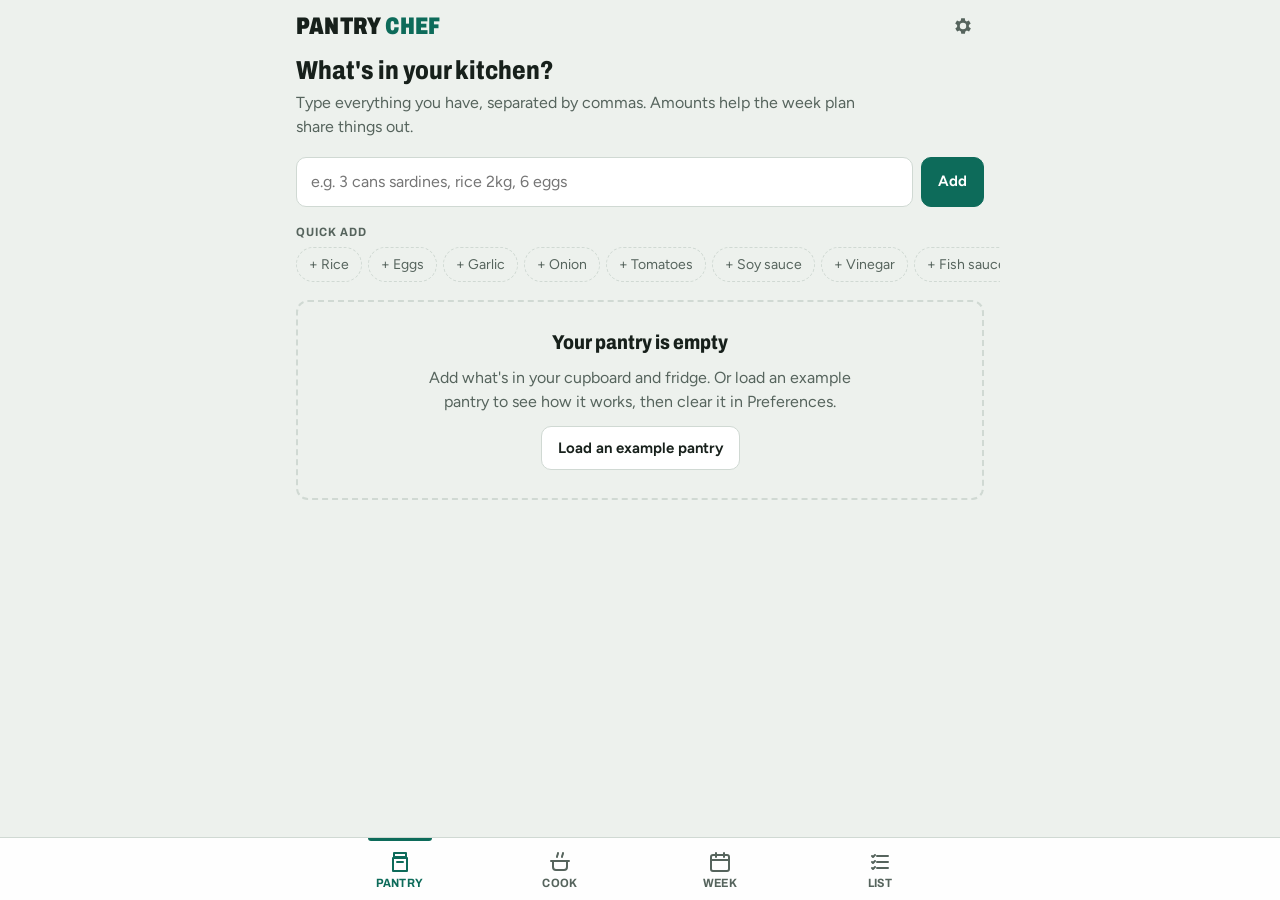
<file: index.html>
<!doctype html>
<html lang="en">
<head>
<meta charset="utf-8">
<meta name="viewport" content="width=device-width, initial-scale=1, viewport-fit=cover">
<title>Pantry Chef</title>
<meta name="description" content="List what's in your kitchen. Get recipes you can cook right now and a week of meals that uses it all up.">
<meta name="theme-color" content="#0d6b5a">
<link rel="manifest" href="manifest.webmanifest">
<link rel="icon" href="icons/favicon-64.png">
<link rel="apple-touch-icon" href="icons/apple-touch-icon.png">
<link rel="stylesheet" href="css/tokens.css">
<link rel="stylesheet" href="css/base.css">
<link rel="stylesheet" href="css/pantry.css">
<link rel="stylesheet" href="css/cook.css">
<link rel="stylesheet" href="css/sheet.css">
<link rel="stylesheet" href="css/week.css">
<link rel="stylesheet" href="css/list.css">
<link rel="stylesheet" href="css/prefs.css">
</head>
<body>
<header class="top">
  <div class="top-in">
    <h1 class="brand">Pantry <span>Chef</span></h1>
    <button class="icon-btn" id="prefsBtn" aria-label="Preferences">
      <svg viewBox="0 0 24 24" width="22" height="22" aria-hidden="true"><path fill="currentColor" d="M19.4 13a7.6 7.6 0 0 0 0-2l2-1.6-2-3.4-2.4 1a7.4 7.4 0 0 0-1.7-1L15 3.5h-4l-.4 2.5a7.4 7.4 0 0 0-1.7 1l-2.4-1-2 3.4L6.6 11a7.6 7.6 0 0 0 0 2l-2 1.6 2 3.4 2.4-1c.5.4 1.1.7 1.7 1l.4 2.5h4l.4-2.5c.6-.3 1.2-.6 1.7-1l2.4 1 2-3.4-2.1-1.6zM13 15.5a3.5 3.5 0 1 1 0-7 3.5 3.5 0 0 1 0 7z" transform="translate(-1 0)"/></svg>
    </button>
  </div>
</header>

<main id="main">
  <section class="view" id="view-pantry" data-tab="pantry"></section>
  <section class="view" id="view-cook" data-tab="cook" hidden></section>
  <section class="view" id="view-week" data-tab="week" hidden></section>
  <section class="view" id="view-list" data-tab="list" hidden></section>
</main>

<nav class="tabbar" aria-label="Sections">
  <button data-tab="pantry" aria-current="page">
    <svg viewBox="0 0 24 24" aria-hidden="true"><path d="M6 3h12v4H6zM5 8h14v13H5z" fill="none" stroke="currentColor" stroke-width="2" stroke-linejoin="round"/><path d="M9 12h6" stroke="currentColor" stroke-width="2" stroke-linecap="round"/></svg>
    <span>Pantry</span><b class="badge" id="badge-pantry" hidden></b>
  </button>
  <button data-tab="cook">
    <svg viewBox="0 0 24 24" aria-hidden="true"><path d="M3 11h18M5 11v6a3 3 0 0 0 3 3h8a3 3 0 0 0 3-3v-6M9 7c0-2 1-2 1-4M14 7c0-2 1-2 1-4" fill="none" stroke="currentColor" stroke-width="2" stroke-linecap="round" stroke-linejoin="round"/></svg>
    <span>Cook</span>
  </button>
  <button data-tab="week">
    <svg viewBox="0 0 24 24" aria-hidden="true"><rect x="3" y="5" width="18" height="16" rx="2" fill="none" stroke="currentColor" stroke-width="2"/><path d="M3 10h18M8 3v4M16 3v4" stroke="currentColor" stroke-width="2" stroke-linecap="round"/></svg>
    <span>Week</span>
  </button>
  <button data-tab="list">
    <svg viewBox="0 0 24 24" aria-hidden="true"><path d="M9 6h11M9 12h11M9 18h11" stroke="currentColor" stroke-width="2" stroke-linecap="round"/><path d="M4 6l1 1 2-2M4 12l1 1 2-2M4 18l1 1 2-2" fill="none" stroke="currentColor" stroke-width="2" stroke-linecap="round" stroke-linejoin="round"/></svg>
    <span>List</span><b class="badge" id="badge-list" hidden></b>
  </button>
</nav>

<div id="sheets"></div>

<!-- core: no DOM -->
<script src="js/core/util.js"></script>
<script src="js/core/units.js"></script>
<script src="js/data/ingredients.js"></script>
<script src="js/data/recipes-canned.js"></script>
<script src="js/data/recipes-filipino.js"></script>
<script src="js/data/recipes-noodles-rice.js"></script>
<script src="js/data/recipes-world.js"></script>
<script src="js/data/examples.js"></script>
<script src="js/core/ingredients.js"></script>
<script src="js/core/recipes.js"></script>
<script src="js/core/store.js"></script>
<script src="js/core/match.js"></script>
<script src="js/core/planner.js"></script>
<script src="js/core/sync.js"></script>
<script src="js/core/prompt.js"></script>
<!-- ui -->
<script src="js/ui/dom.js"></script>
<script src="js/ui/sheets.js"></script>
<script src="js/ui/recipe-card.js"></script>
<script src="js/ui/recipe-sheet.js"></script>
<script src="js/ui/cooked-sheet.js"></script>
<script src="js/ui/pantry.js"></script>
<script src="js/ui/item-sheet.js"></script>
<script src="js/ui/cook.js"></script>
<script src="js/ui/week.js"></script>
<script src="js/ui/swap-sheet.js"></script>
<script src="js/ui/list.js"></script>
<script src="js/ui/prefs.js"></script>
<script src="js/ui/sync.js"></script>
<script src="js/ui/pwa.js"></script>
<script src="js/app.js"></script>
</body>
</html>
</file>
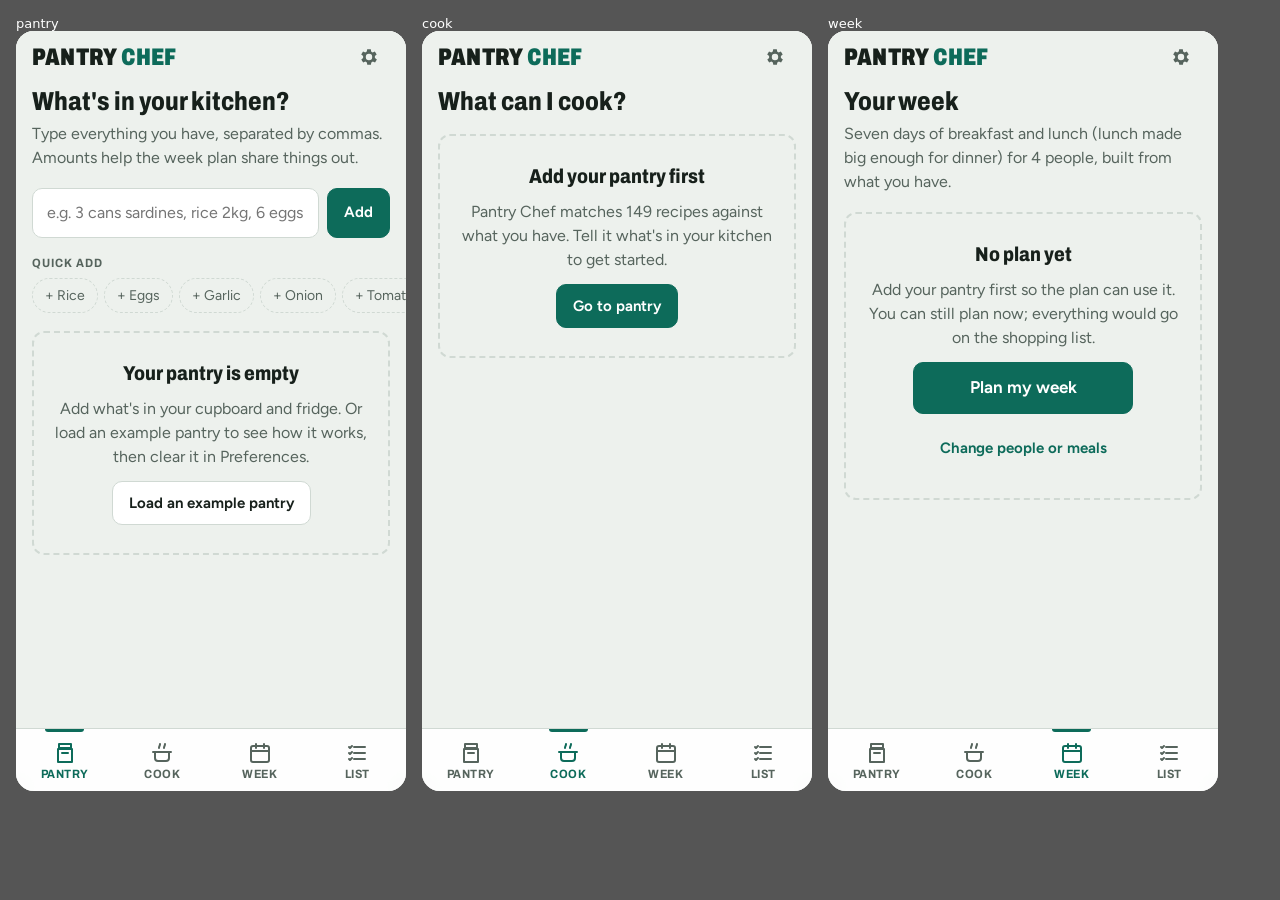
<file: _dev/phones.html>
<!doctype html>
<meta charset="utf-8">
<title>Pantry Chef — phone preview (dev only)</title>
<style>
  body { margin: 0; padding: 16px; background: #555; display: flex; gap: 16px; font: 13px system-ui; color: #fff; }
  figure { margin: 0; }
  iframe { width: 390px; height: 760px; border: 0; border-radius: 18px; background: #fff; }
</style>
<!-- Same origin as the app, so the frames share its saved data. ?tabs=pantry,cook picks the screens. -->
<script>
  const tabs = (new URLSearchParams(location.search).get("tabs") || "pantry,cook,week").split(",");
  for (const t of tabs) {
    document.write('<figure><figcaption>' + t + '</figcaption><iframe src="../index.html#' + t + '" data-tab="' + t + '"></iframe></figure>');
  }
  // each frame switches to its tab once its own scripts have run
  for (const f of document.querySelectorAll("iframe")) f.addEventListener("load", () => {
    const go = () => { try { f.contentWindow.setTab(f.dataset.tab); } catch (e) { setTimeout(go, 200); } };
    go();
  });
</script>
</file>
<file: css/tokens.css>
/* Look: a pantry-shelf label. Sage-grey ground, sardine-tin teal for actions, mustard for "use soon" and
   things to buy. Archivo (narrowed) for labels and headings, Figtree for reading. Follows the phone's
   light/dark setting. */

@font-face {
  font-family: "Archivo";
  font-style: normal;
  font-weight: 500 900;
  font-stretch: 62% 125%;
  font-display: swap;
  src: url(../fonts/archivo.woff2) format("woff2");
}
@font-face {
  font-family: "Figtree";
  font-style: normal;
  font-weight: 400 800;
  font-display: swap;
  src: url(../fonts/figtree.woff2) format("woff2");
}

:root {
  --bg: #edf1ed;
  --surface: #ffffff;
  --sunk: #e1e8e3;
  --ink: #17201b;
  --muted: #56645d;
  --line: #d0d9d3;
  --accent: #0d6b5a;
  --accent-ink: #ffffff;
  --accent-soft: #d3eae2;
  --mustard: #a96f00;
  --mustard-soft: #fbecc5;
  --danger: #b3261e;
  --ok: #1f7a3d;
  --shadow: 0 1px 2px rgb(20 40 30 / .06), 0 4px 16px rgb(20 40 30 / .06);

  --display: "Archivo", "Arial Narrow", system-ui, sans-serif;
  --body: "Figtree", system-ui, -apple-system, "Segoe UI", sans-serif;

  --r: 12px;
  --tabbar-h: 62px;
  --top-h: 52px;
  color-scheme: light;
}
@media (prefers-color-scheme: dark) {
  :root {
    --bg: #101513;
    --surface: #19201d;
    --sunk: #222b27;
    --ink: #e5ece7;
    --muted: #97a69f;
    --line: #2b3531;
    --accent: #4fc4a8;
    --accent-ink: #08130f;
    --accent-soft: #163a30;
    --mustard: #f0b93a;
    --mustard-soft: #3a2d0f;
    --danger: #ff8a80;
    --ok: #6fd58f;
    --shadow: 0 1px 2px rgb(0 0 0 / .3), 0 4px 16px rgb(0 0 0 / .25);
    color-scheme: dark;
  }
}
</file>
<file: css/base.css>
/* Page frame: header, views, bottom tab bar, shared controls. */
* { box-sizing: border-box; }
html { -webkit-text-size-adjust: 100%; }
body {
  margin: 0; background: var(--bg); color: var(--ink);
  font: 16px/1.5 var(--body);
  -webkit-tap-highlight-color: transparent;
}
button, input, select, textarea { font: inherit; color: inherit; }
button { cursor: pointer; }
:focus-visible { outline: 2px solid var(--accent); outline-offset: 2px; }
[hidden] { display: none !important; }
.num { font-variant-numeric: tabular-nums; }

/* ---- header ---- */
header.top {
  position: sticky; top: 0; z-index: 20;
  background: var(--bg);
  padding-top: env(safe-area-inset-top, 0px);
}
.top-in {
  max-width: 720px; margin: 0 auto; height: var(--top-h);
  display: flex; align-items: center; justify-content: space-between; padding-inline: 16px;
}
.brand { margin: 0; font: 900 24px/1 var(--display); font-stretch: 75%; text-transform: uppercase; letter-spacing: .01em; }
.brand span { color: var(--accent); }
.icon-btn {
  width: 42px; height: 42px; border-radius: 50%; border: 0; background: transparent; color: var(--muted);
  display: grid; place-items: center;
}
.icon-btn:hover { background: var(--sunk); color: var(--ink); }

/* ---- views ---- */
main { max-width: 720px; margin: 0 auto; padding: 4px 16px calc(var(--tabbar-h) + 28px + env(safe-area-inset-bottom, 0px)); }
.view { display: flex; flex-direction: column; gap: 18px; }
.view-head h2, h2.title {
  margin: 0; font: 800 26px/1.1 var(--display); font-stretch: 82%; text-wrap: balance;
}
.view-head p { margin: 6px 0 0; color: var(--muted); max-width: 60ch; }
.label {
  font: 700 12px/1.2 var(--display); font-stretch: 90%; text-transform: uppercase; letter-spacing: .08em; color: var(--muted);
}
.hint { margin: 0; font-size: 14px; color: var(--muted); }

/* ---- bottom tab bar ---- */
.tabbar {
  position: fixed; left: 0; right: 0; bottom: 0; z-index: 30;
  display: flex; justify-content: center;
  background: color-mix(in srgb, var(--surface) 92%, transparent);
  backdrop-filter: blur(10px);
  border-top: 1px solid var(--line);
  padding-bottom: env(safe-area-inset-bottom, 0px);
}
.tabbar button {
  position: relative; flex: 1; max-width: 160px; height: var(--tabbar-h); border: 0; background: none;
  display: flex; flex-direction: column; align-items: center; justify-content: center; gap: 3px;
  color: var(--muted); font: 700 12px/1 var(--display); font-stretch: 90%; letter-spacing: .04em; text-transform: uppercase;
}
.tabbar svg { width: 24px; height: 24px; }
.tabbar button[aria-current="page"] { color: var(--accent); }
.tabbar button[aria-current="page"]::before {
  content: ""; position: absolute; top: 0; left: 30%; right: 30%; height: 3px; border-radius: 0 0 3px 3px; background: var(--accent);
}
.badge {
  position: absolute; top: 7px; left: calc(50% + 6px);
  min-width: 18px; height: 18px; padding: 0 5px; border-radius: 9px;
  background: var(--mustard); color: #fff; font: 700 11px/18px var(--body); text-align: center;
}

/* ---- buttons ---- */
.btn {
  display: inline-flex; align-items: center; justify-content: center; gap: 8px;
  min-height: 44px; padding: 10px 16px; border-radius: 10px;
  border: 1px solid var(--line); background: var(--surface); color: var(--ink);
  font-weight: 650; font-size: 15px; text-decoration: none;
}
.btn:hover { border-color: var(--muted); }
.btn.primary { background: var(--accent); border-color: var(--accent); color: var(--accent-ink); }
.btn.primary:hover { filter: brightness(1.07); }
.btn.big { min-height: 52px; font-size: 17px; padding-inline: 22px; }
.btn.ghost { background: transparent; border-color: transparent; color: var(--accent); }
.btn.ghost:hover { background: var(--accent-soft); }
.btn.danger { color: var(--danger); }
.btn.small { min-height: 34px; padding: 5px 11px; font-size: 14px; border-radius: 8px; }
.btn.block { width: 100%; }
.btn:disabled { opacity: .45; cursor: not-allowed; }
.row { display: flex; gap: 8px; flex-wrap: wrap; align-items: center; }
.row.end { justify-content: flex-end; }

/* ---- chips ---- */
.chips { display: flex; flex-wrap: wrap; gap: 6px; }
.chips.scroll { flex-wrap: nowrap; overflow-x: auto; scrollbar-width: none; margin-inline: -16px; padding-inline: 16px; }
.chips.scroll::-webkit-scrollbar { display: none; }
.chip {
  flex: 0 0 auto; border: 1px solid var(--line); background: var(--surface); color: var(--ink);
  border-radius: 20px; padding: 6px 12px; font-size: 14px; white-space: nowrap;
}
.chip:hover { border-color: var(--muted); }
.chip.add { border-style: dashed; color: var(--muted); background: transparent; }
.chip.add:hover { color: var(--ink); }
.chip[aria-pressed="true"] { background: var(--accent); border-color: var(--accent); color: var(--accent-ink); font-weight: 650; }

/* ---- inputs ---- */
.field-input, .addbar input, select.field-input, textarea.field-input {
  width: 100%; min-width: 0; padding: 12px 14px; border-radius: 10px;
  border: 1px solid var(--line); background: var(--surface); font-size: 16px;
}
.field-input:focus, .addbar input:focus { border-color: var(--accent); outline: none; box-shadow: 0 0 0 3px var(--accent-soft); }

/* ---- empty / notice ---- */
.empty {
  padding: 28px 20px; border: 2px dashed var(--line); border-radius: var(--r);
  display: flex; flex-direction: column; align-items: center; text-align: center; gap: 12px;
}
.empty h3 { margin: 0; font: 800 20px/1.2 var(--display); font-stretch: 85%; }
.empty p { margin: 0; color: var(--muted); max-width: 44ch; }
.notice { padding: 12px 14px; border-radius: 10px; background: var(--mustard-soft); font-size: 14px; }

/* ---- toast ---- */
.toast {
  position: fixed; left: 50%; transform: translateX(-50%); z-index: 100;
  bottom: calc(var(--tabbar-h) + 14px + env(safe-area-inset-bottom, 0px));
  display: flex; align-items: center; gap: 14px;
  max-width: calc(100% - 32px); padding: 10px 10px 10px 16px; border-radius: 10px;
  background: var(--ink); color: var(--bg); font-size: 15px; box-shadow: var(--shadow);
  animation: toast-in .18s ease-out;
}
.toast button { border: 0; background: color-mix(in srgb, var(--bg) 18%, transparent); color: inherit; border-radius: 6px; font-weight: 800; padding: 6px 10px; text-transform: uppercase; font-size: 13px; letter-spacing: .04em; }
@keyframes toast-in { from { opacity: 0; transform: translate(-50%, 8px); } }
@media (prefers-reduced-motion: reduce) { .toast { animation: none; } }
</file>
<file: css/pantry.css>
/* Pantry tab */
.addbar { display: flex; gap: 8px; }
.addbar input { flex: 1; }
.quick { display: flex; flex-direction: column; gap: 8px; }

.pantry-summary {
  display: flex; align-items: center; justify-content: space-between; gap: 14px; flex-wrap: wrap;
  padding: 14px 16px; border-radius: var(--r); background: var(--sunk);
}
.pantry-summary .stats { display: flex; gap: 22px; }
.pantry-summary b { display: block; font: 800 28px/1 var(--display); font-stretch: 85%; }
.pantry-summary span { font-size: 13px; color: var(--muted); }
.pantry-summary .soon b { color: var(--mustard); }

.shelf { display: flex; flex-direction: column; }
.shelf-head, .group-head {
  display: flex; justify-content: space-between; align-items: baseline;
  padding-bottom: 6px; border-bottom: 2px solid var(--ink);
}
.shelf-head h3, .group-head h3 { margin: 0; }
.shelf.is-soon .shelf-head { border-color: var(--mustard); }
.shelf.is-soon .shelf-head h3 { color: var(--mustard); }
.count { font-size: 13px; color: var(--muted); }

.items { list-style: none; margin: 0; padding: 0; }
.item {
  display: grid; grid-template-columns: minmax(0, 1fr) 104px auto auto; align-items: center; gap: 6px;
  padding-block: 6px; border-bottom: 1px solid var(--line);
}
.item-name {
  min-width: 0; text-align: left; border: 0; background: none; padding: 6px 0;
  display: flex; flex-direction: column; font-weight: 600; overflow-wrap: anywhere;
}
.item-name small { font-weight: 400; font-size: 12px; color: var(--muted); }
.item .qty {
  width: 100%; min-width: 0; padding: 7px 9px; border-radius: 8px; border: 1px solid transparent;
  background: var(--sunk); font-size: 14px; font-variant-numeric: tabular-nums;
}
.item .qty::placeholder { color: var(--muted); font-style: italic; }
.item .qty:hover, .item .qty:focus { border-color: var(--line); background: var(--surface); outline: none; }
.soon-btn {
  display: inline-flex; align-items: center; gap: 3px; height: 32px; padding: 0 9px; border-radius: 16px;
  border: 1px solid var(--line); background: none; color: var(--muted); font-size: 12px; font-weight: 600;
}
.soon-btn[aria-pressed="true"] { background: var(--mustard-soft); border-color: var(--mustard); color: var(--ink); }
.soon-btn[aria-pressed="true"] .ico { color: var(--mustard); }
.x {
  width: 34px; height: 34px; border-radius: 8px; border: 0; background: none; color: var(--muted);
  display: grid; place-items: center;
}
.x:hover { background: var(--sunk); color: var(--danger); }
@media (max-width: 420px) {
  .item { grid-template-columns: minmax(0, 1fr) 84px auto auto; }
  .soon-btn span { display: none; }
  .soon-btn { width: 34px; padding: 0; justify-content: center; }
}

/* item sheet */
.field { display: flex; flex-direction: column; gap: 6px; }
.check-row { display: flex; align-items: center; gap: 10px; padding: 6px 0; cursor: pointer; }
.check-row input { width: 20px; height: 20px; accent-color: var(--accent); }
.check-row.small { font-size: 14px; }
.check-row.small input { width: 18px; height: 18px; }
</file>
<file: css/cook.css>
/* Cook tab + recipe cards (also used in the swap sheet) */
.search-wrap { position: relative; }
.search-wrap .ico { position: absolute; left: 13px; top: 50%; transform: translateY(-50%); color: var(--muted); pointer-events: none; }
.search-wrap .search { padding-left: 40px; }

.cook-results { display: flex; flex-direction: column; gap: 22px; }
.cook-group { display: flex; flex-direction: column; gap: 10px; }

.unlock { padding: 14px 16px; border-radius: var(--r); background: var(--mustard-soft); display: flex; flex-direction: column; gap: 10px; }
.unlock .label { color: var(--ink); }
.unlock-chip { display: inline-flex; align-items: center; gap: 6px; border-color: var(--mustard); }
.unlock-chip b { color: var(--mustard); font-size: 13px; }

.rcards { display: grid; grid-template-columns: repeat(auto-fill, minmax(min(100%, 300px), 1fr)); gap: 10px; }
.rcard {
  display: flex; flex-direction: column; align-items: stretch; gap: 4px; text-align: left; min-width: 0;
  padding: 14px 16px; border-radius: var(--r); border: 1px solid var(--line); background: var(--surface);
  box-shadow: var(--shadow);
}
.rcard:hover { border-color: var(--accent); }
.rcard-top { display: flex; justify-content: space-between; align-items: flex-start; gap: 10px; }
.rcard-name { font: 800 18px/1.2 var(--display); font-stretch: 88%; min-width: 0; overflow-wrap: anywhere; }
.rcard-meta { flex: none; display: inline-flex; align-items: center; gap: 4px; font-size: 13px; color: var(--muted); padding-top: 2px; }
.rcard-sub { font-size: 13px; color: var(--muted); }
.rcard-need, .rcard-ready, .rcard-soon { display: flex; align-items: flex-start; gap: 6px; font-size: 14px; margin-top: 4px; }
.rcard-need .ico, .rcard-ready .ico, .rcard-soon .ico { flex: none; margin-top: 3px; }
.rcard-need { color: var(--mustard); font-weight: 600; }
.rcard-ready { color: var(--ok); font-weight: 600; }
.rcard-soon { color: var(--muted); font-size: 13px; margin-top: 0; }
.rcard-soon .ico { color: var(--mustard); }

.ai-card {
  display: flex; gap: 14px; align-items: center; justify-content: space-between; flex-wrap: wrap;
  padding: 16px; border-radius: var(--r); border: 1px dashed var(--line);
}
.ai-card > div { flex: 1 1 240px; }
.ai-card p { margin-top: 4px; }

/* recipe sheet */
.recipe-head { display: flex; flex-direction: column; gap: 10px; }
.recipe-meta { display: flex; flex-wrap: wrap; gap: 8px 16px; align-items: center; color: var(--muted); font-size: 14px; }
.recipe-meta > span { display: inline-flex; align-items: center; gap: 5px; }
.recipe-meta .serves { margin-left: auto; color: var(--ink); }
.recipe-status { display: flex; align-items: center; justify-content: space-between; gap: 10px; flex-wrap: wrap; padding: 12px 14px; border-radius: 10px; font-size: 15px; }
.recipe-status.ok { background: var(--accent-soft); justify-content: flex-start; font-weight: 600; }
.recipe-status.ok .ico { color: var(--ok); }
.recipe-status.need { background: var(--mustard-soft); }
.recipe-sec { display: flex; flex-direction: column; gap: 8px; }
.recipe-sec h3 { margin: 0; }
.ing-list { list-style: none; margin: 0; padding: 0; }
.ing-list li { display: flex; gap: 10px; align-items: baseline; padding: 7px 0; border-bottom: 1px solid var(--line); }
.ing-list .mark { flex: none; width: 18px; display: inline-grid; place-items: center; color: var(--muted); }
.ing-list .have .mark { color: var(--ok); }
.ing-list .need .mark { color: var(--mustard); }
.ing-list .need { font-weight: 600; }
.ing-list .opt { color: var(--muted); }
.steps { margin: 0; padding: 0; list-style: none; counter-reset: step; display: flex; flex-direction: column; gap: 12px; }
.steps li { counter-increment: step; display: grid; grid-template-columns: 30px 1fr; gap: 8px; line-height: 1.55; }
.steps li::before {
  content: counter(step); width: 26px; height: 26px; border-radius: 50%; display: grid; place-items: center;
  background: var(--accent); color: var(--accent-ink); font: 800 14px/1 var(--display);
}
.tip { margin: 0; padding: 10px 12px; border-left: 3px solid var(--mustard); background: var(--sunk); border-radius: 0 8px 8px 0; font-size: 15px; }

.stepper { display: inline-flex; align-items: center; border: 1px solid var(--line); border-radius: 10px; background: var(--surface); }
.stepper button { width: 40px; height: 40px; border: 0; background: none; font-size: 20px; line-height: 1; color: var(--ink); }
.stepper output { min-width: 30px; text-align: center; font-weight: 700; }
</file>
<file: css/sheet.css>
/* Bottom sheets */
body.sheet-open { overflow: hidden; }
.sheet-wrap {
  position: fixed; inset: 0; z-index: 50;
  display: flex; align-items: flex-end; justify-content: center;
  background: rgb(0 0 0 / 0); transition: background .2s;
}
.sheet-wrap.in { background: rgb(0 0 0 / .45); }
.sheet {
  width: 100%; max-width: 640px; max-height: calc(100% - 24px - env(safe-area-inset-top, 0px));
  display: flex; flex-direction: column;
  background: var(--bg); color: var(--ink); border-radius: 18px 18px 0 0;
  transform: translateY(24px); opacity: 0; transition: transform .22s ease-out, opacity .18s;
  box-shadow: 0 -8px 30px rgb(0 0 0 / .2);
}
.sheet.wide { max-width: 720px; }
.sheet-wrap.in .sheet { transform: none; opacity: 1; }
@media (prefers-reduced-motion: reduce) { .sheet, .sheet-wrap { transition: none; } }
@media (min-width: 760px) {
  .sheet-wrap { align-items: center; padding: 24px; }
  .sheet { border-radius: 18px; max-height: calc(100% - 48px); }
}
.sheet-head {
  position: relative; display: flex; align-items: center; justify-content: space-between; gap: 8px;
  padding: 14px 10px 6px 18px;
}
.grab { position: absolute; top: 6px; left: 50%; width: 40px; height: 4px; margin-left: -20px; border-radius: 2px; background: var(--line); }
.sheet-title { margin: 0; font: 800 20px/1.2 var(--display); font-stretch: 85%; }
.sheet-body {
  overflow-y: auto; overscroll-behavior: contain;
  padding: 4px 18px calc(20px + env(safe-area-inset-bottom, 0px));
  display: flex; flex-direction: column; gap: 16px;
}
.sheet-actions { display: flex; gap: 8px; flex-wrap: wrap; }
.sheet-actions.sticky {
  position: sticky; bottom: calc(-20px - env(safe-area-inset-bottom, 0px));
  margin-inline: -18px; padding: 12px 18px calc(12px + env(safe-area-inset-bottom, 0px));
  background: linear-gradient(to bottom, transparent, var(--bg) 30%);
}

/* cooked sheet */
.cooked-list { list-style: none; margin: 0; padding: 0; }
.cooked-list li {
  display: grid; grid-template-columns: minmax(0, 1fr) 130px; gap: 6px 12px; align-items: center;
  padding: 10px 0; border-bottom: 1px solid var(--line);
}
.cl-name { display: flex; flex-direction: column; min-width: 0; }
.cl-name small { color: var(--muted); font-size: 13px; }
.cl-after { display: flex; flex-direction: column; gap: 3px; }
.cooked-list .check-row { grid-column: 1 / -1; padding: 0; }
.field-input.small { padding: 8px 10px; font-size: 15px; }
.field-input:disabled { opacity: .5; }
</file>
<file: css/week.css>
/* Week tab */
.plan-empty .btn.big { min-width: 220px; }
.plan-bar {
  display: flex; align-items: center; justify-content: space-between; gap: 12px; flex-wrap: wrap;
  padding: 12px 16px; border-radius: var(--r); background: var(--sunk);
}
.plan-bar .hint { flex-basis: 100%; }
.plan-stats { display: flex; gap: 22px; }
.plan-stats > * { display: flex; flex-direction: column; border: 0; background: none; padding: 0; text-align: left; }
.plan-stats b { font: 800 24px/1 var(--display); font-stretch: 85%; }
.plan-stats span { font-size: 13px; color: var(--muted); }
.plan-buy b { color: var(--mustard); }
.plan-buy span { text-decoration: underline; text-underline-offset: 3px; }

.day { display: flex; flex-direction: column; scroll-margin-top: calc(var(--top-h) + 12px); }
.day-head { display: flex; align-items: baseline; gap: 10px; padding-bottom: 6px; border-bottom: 2px solid var(--ink); }
.day-head h3 { margin: 0; font: 800 19px/1 var(--display); font-stretch: 82%; text-transform: uppercase; letter-spacing: .02em; }
.day-head .date { font-size: 13px; color: var(--muted); }
.pill { font: 800 11px/1 var(--display); text-transform: uppercase; letter-spacing: .08em; padding: 4px 7px; border-radius: 5px; background: var(--accent); color: var(--accent-ink); }
.day.today .day-head { border-color: var(--accent); }
.day.past { opacity: .55; }

.meals { list-style: none; margin: 0; padding: 0; }
.meal {
  display: grid; grid-template-columns: 78px minmax(0, 1fr) auto; align-items: center; gap: 8px;
  border-bottom: 1px solid var(--line);
}
.meal .slot { font: 700 11px/1.2 var(--display); text-transform: uppercase; letter-spacing: .08em; color: var(--muted); }
.meal-main { min-width: 0; border: 0; background: none; text-align: left; padding: 11px 0; display: flex; flex-direction: column; gap: 2px; }
.meal-name { font-weight: 700; font-size: 16px; overflow-wrap: anywhere; }
.meal-sub { display: flex; gap: 10px; flex-wrap: wrap; font-size: 13px; color: var(--muted); }
.meal-sub .buy { color: var(--mustard); font-weight: 600; }
.meal-sub .ok { color: var(--ok); }
.meal.done .meal-name { text-decoration: line-through; color: var(--muted); }
.done-mark { width: 42px; display: grid; place-items: center; color: var(--ok); }
.meal .swap { color: var(--muted); }
@media (max-width: 420px) {
  .meal { grid-template-columns: minmax(0, 1fr) auto; }
  .meal .slot { grid-column: 1 / -1; padding-top: 10px; margin-bottom: -10px; }
}
</file>
<file: css/list.css>
/* List tab */
.shop-group { display: flex; flex-direction: column; }
.shop-items { list-style: none; margin: 0; padding: 0; }
.shop-item { display: flex; align-items: center; gap: 6px; border-bottom: 1px solid var(--line); }
.shop-check { flex: 1; min-width: 0; display: flex; align-items: flex-start; gap: 12px; padding: 11px 0; cursor: pointer; }
.shop-check input { flex: none; width: 22px; height: 22px; margin: 1px 0 0; accent-color: var(--accent); }
.shop-text { min-width: 0; display: flex; flex-direction: column; }
.shop-name { display: flex; gap: 8px; flex-wrap: wrap; align-items: baseline; font-weight: 600; }
.shop-qty { font-weight: 400; color: var(--muted); font-size: 14px; }
.shop-text small { font-size: 13px; color: var(--muted); overflow-wrap: anywhere; }
.shop-item.got .shop-name { text-decoration: line-through; color: var(--muted); }
.list-actions { display: flex; flex-direction: column; gap: 10px; }
</file>
<file: css/prefs.css>
/* Preferences sheet */
.pref { display: flex; flex-direction: column; gap: 8px; padding-bottom: 16px; border-bottom: 1px solid var(--line); }
.seg { display: flex; flex-wrap: wrap; gap: 6px; }
.seg label {
  display: inline-flex; align-items: center; gap: 7px; padding: 9px 13px; border-radius: 10px;
  border: 1px solid var(--line); background: var(--surface); cursor: pointer; font-size: 15px;
}
.seg label:has(input:checked) { border-color: var(--accent); background: var(--accent-soft); font-weight: 650; }
.seg input { margin: 0; accent-color: var(--accent); width: 17px; height: 17px; }
.join { display: flex; gap: 8px; }
.join input { flex: 1; text-transform: uppercase; letter-spacing: .05em; }
.code-row { display: flex; align-items: center; gap: 10px; flex-wrap: wrap; }
.sync-code { font: 700 17px/1.2 ui-monospace, Consolas, monospace; letter-spacing: .04em; padding: 8px 12px; border-radius: 8px; background: var(--sunk); overflow-wrap: anywhere; }
.about { padding-top: 4px; }
.small-seg label { padding: 7px 12px; font-size: 14px; }
</file>
